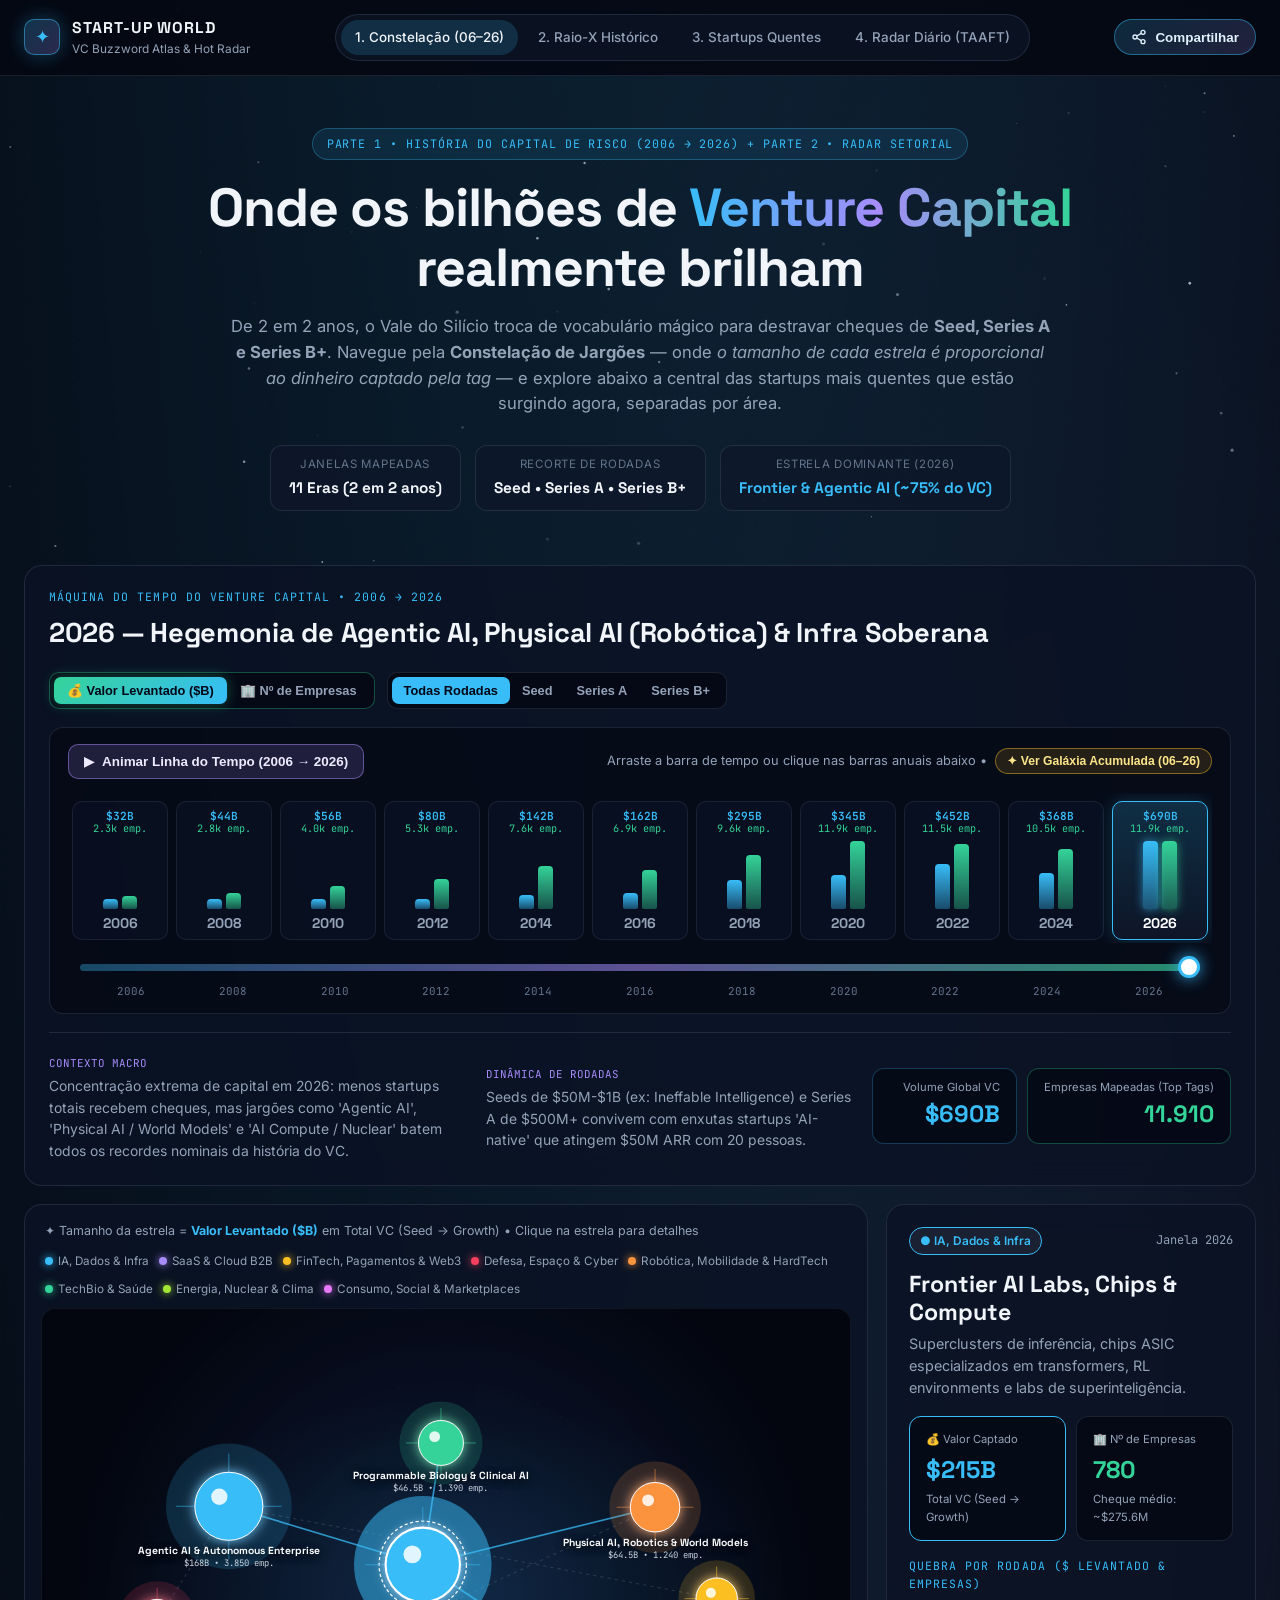
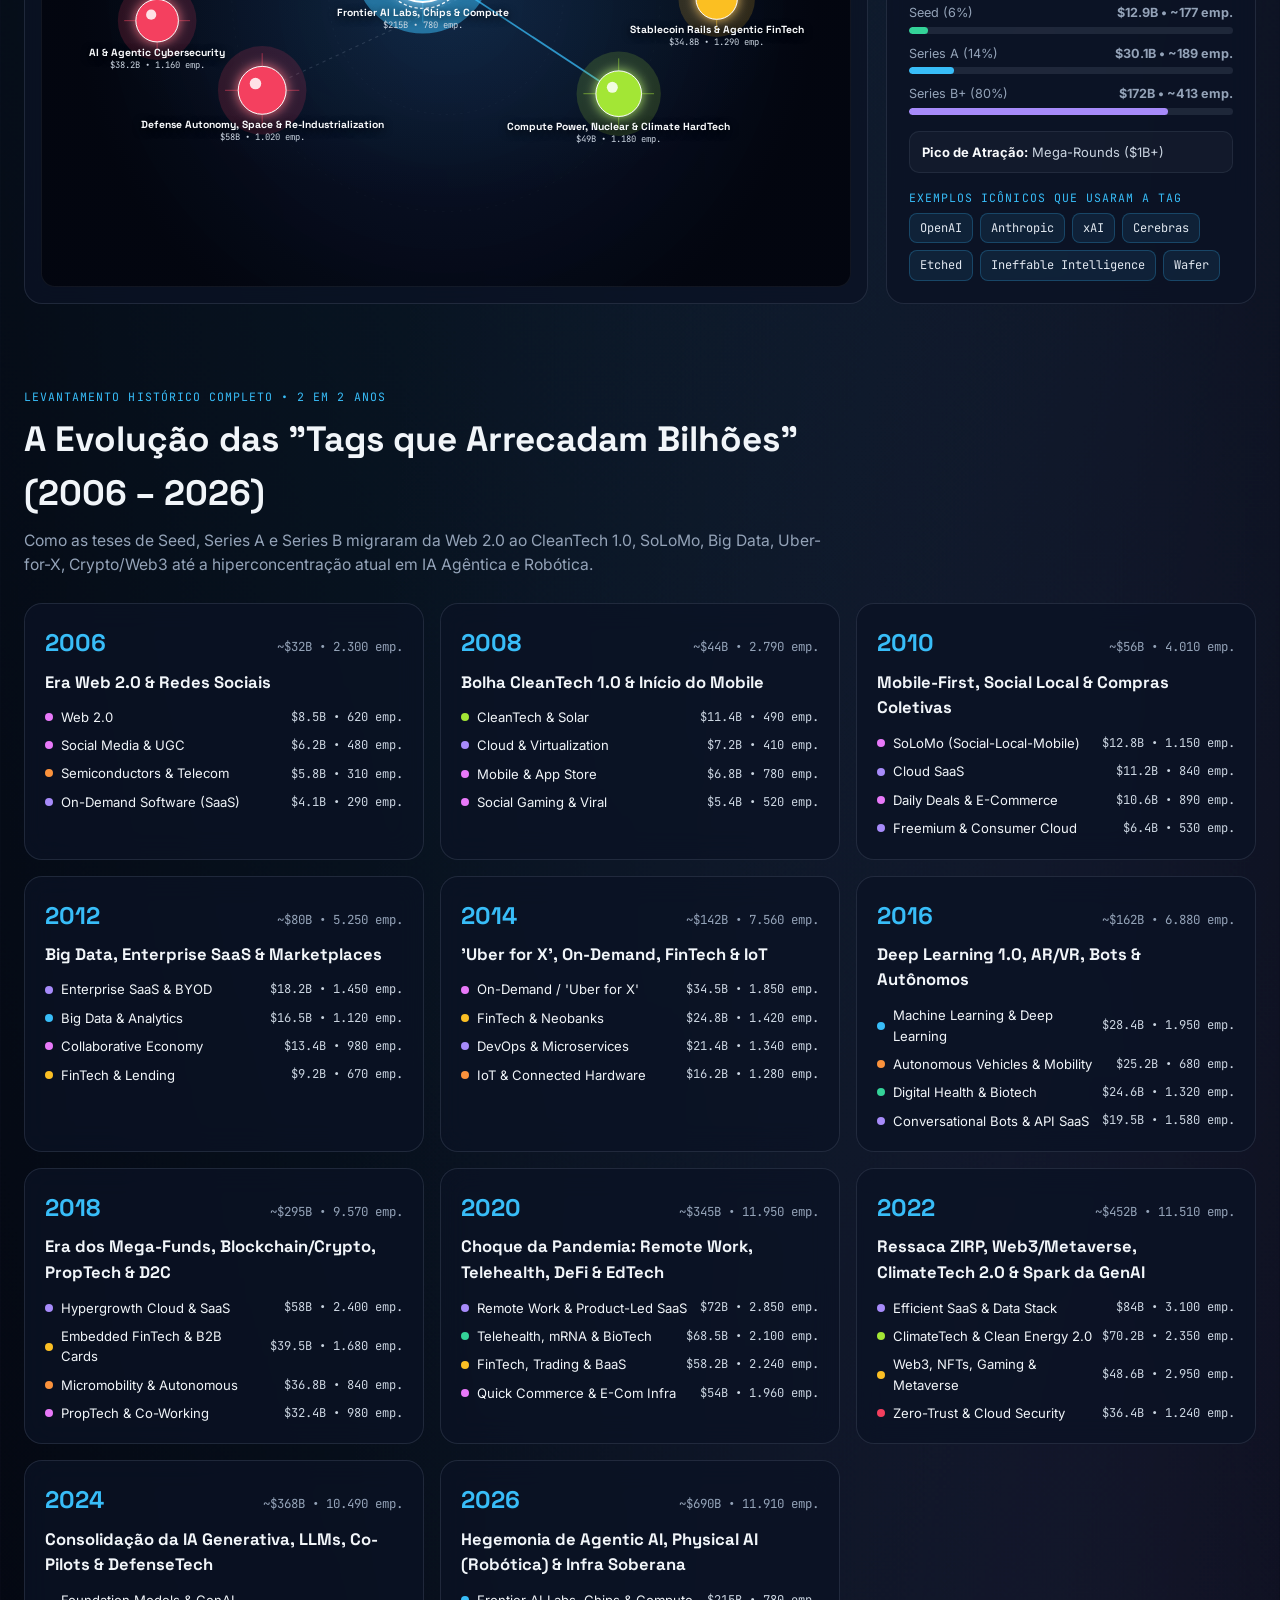
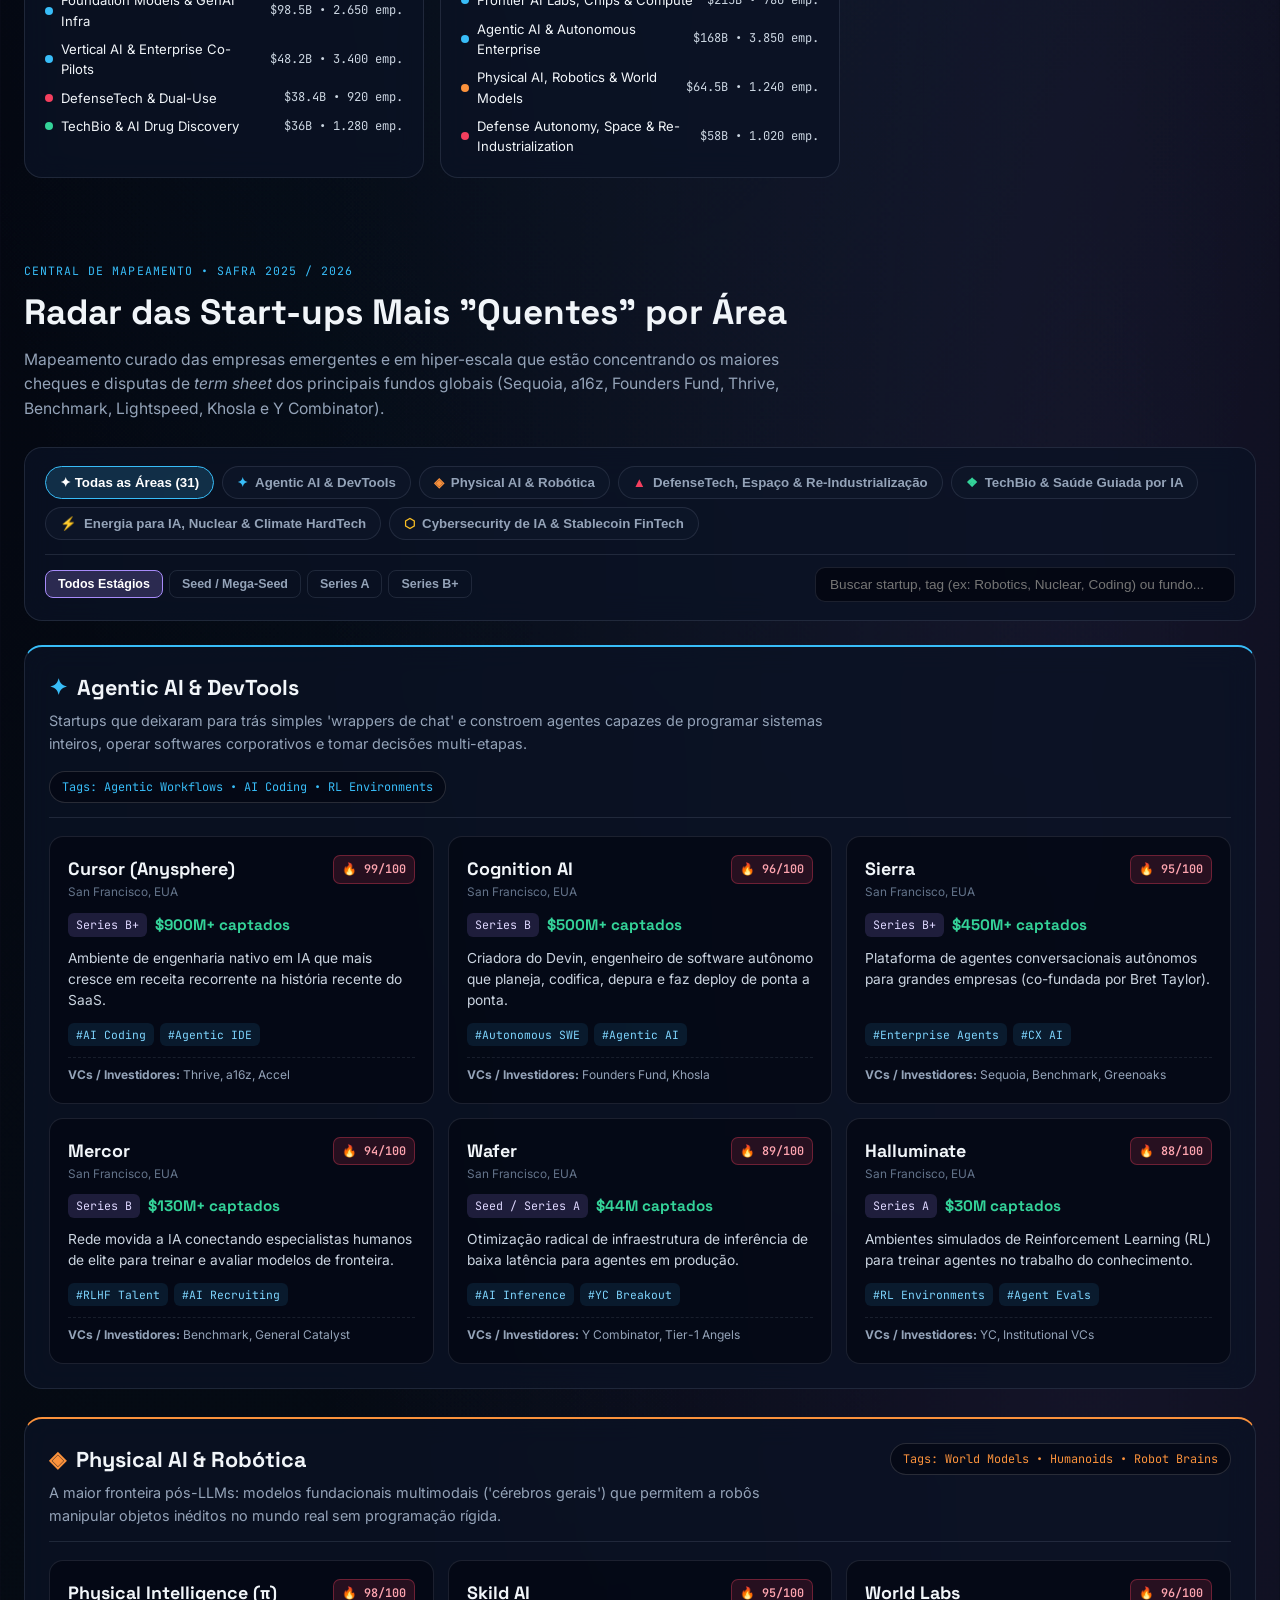
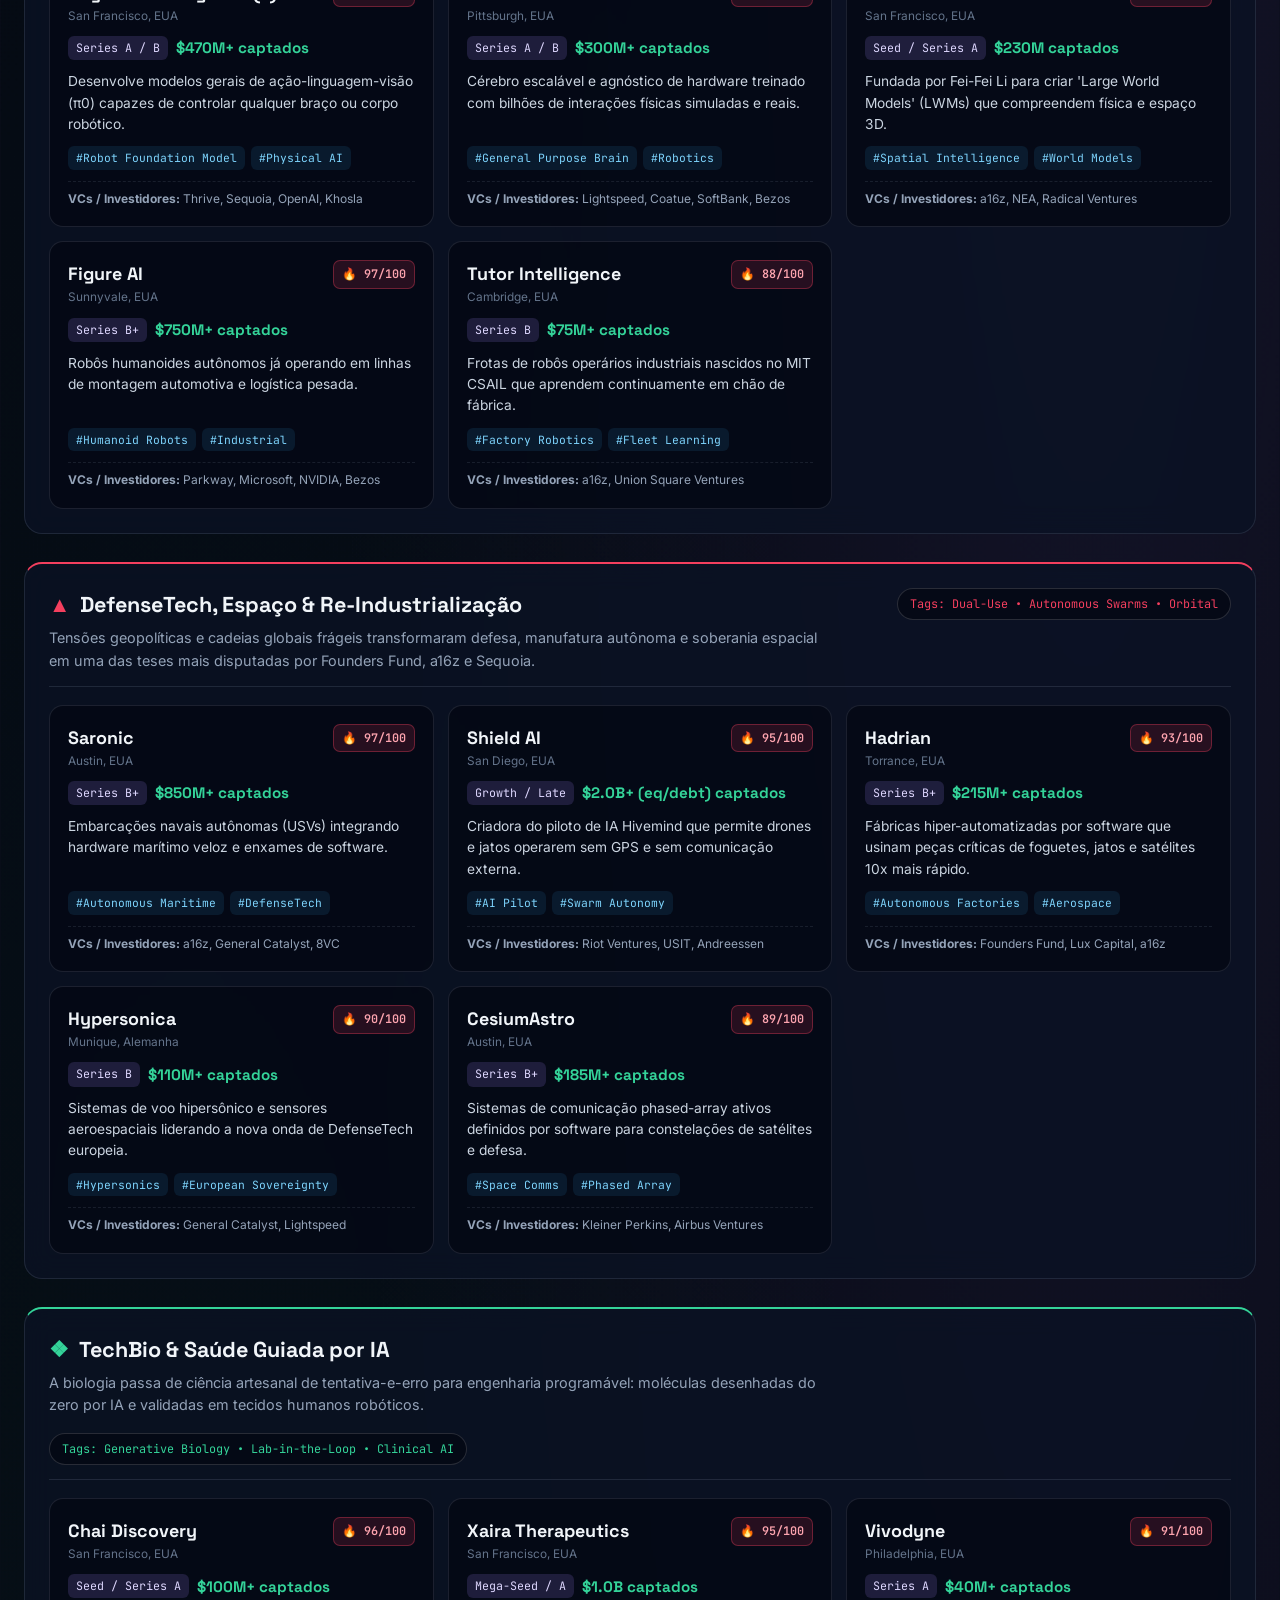
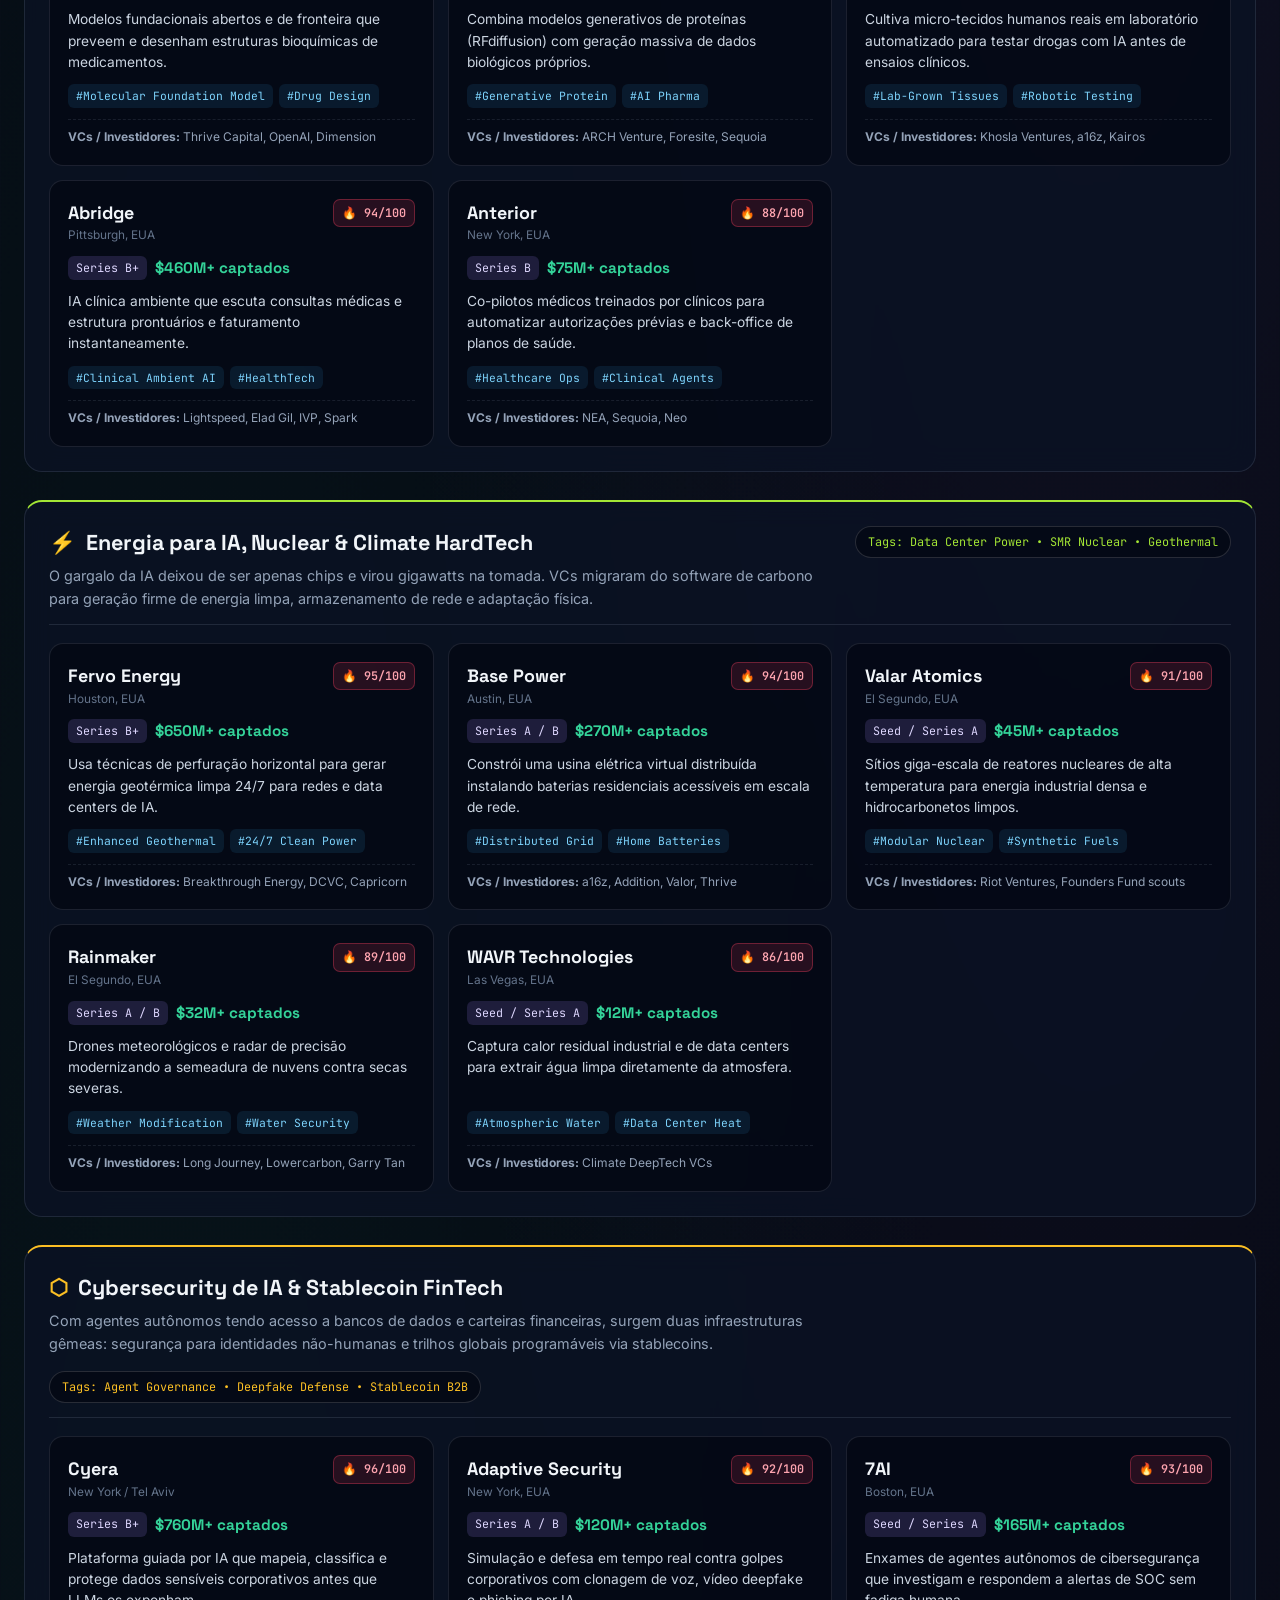
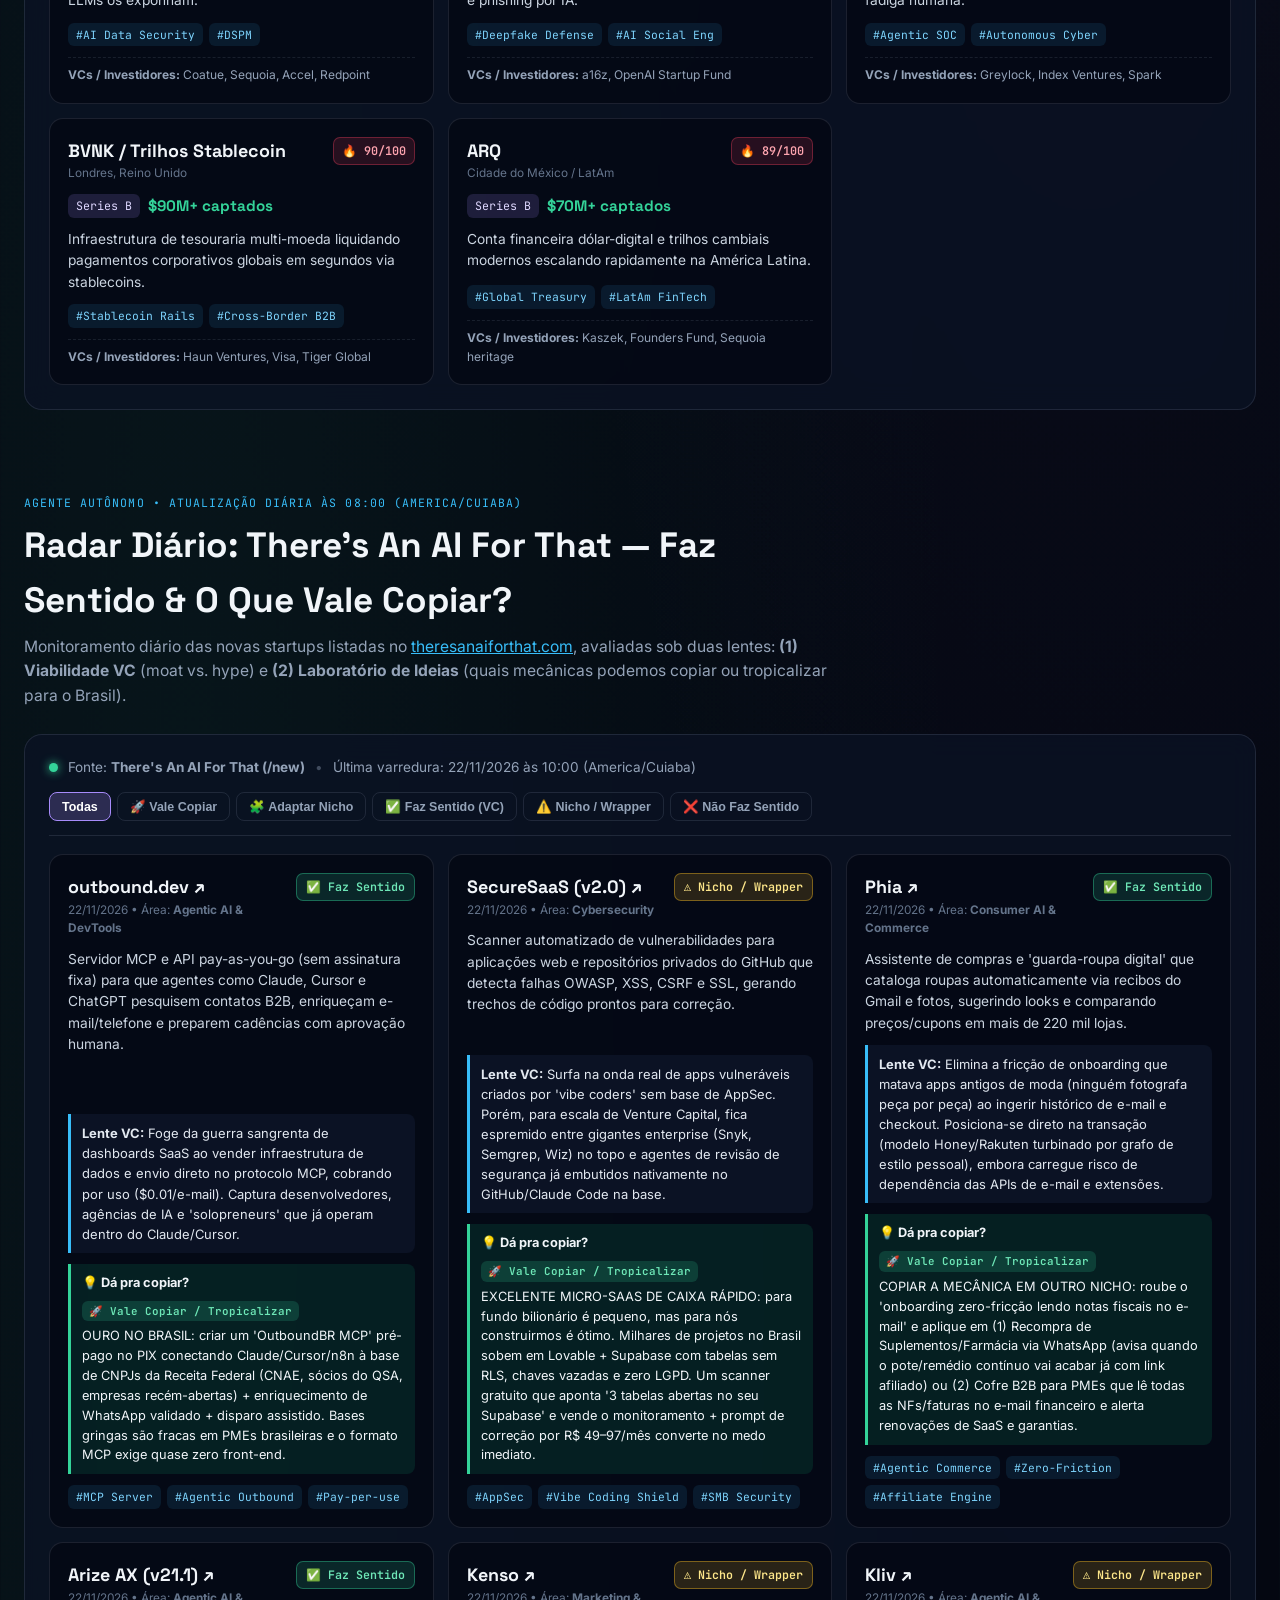
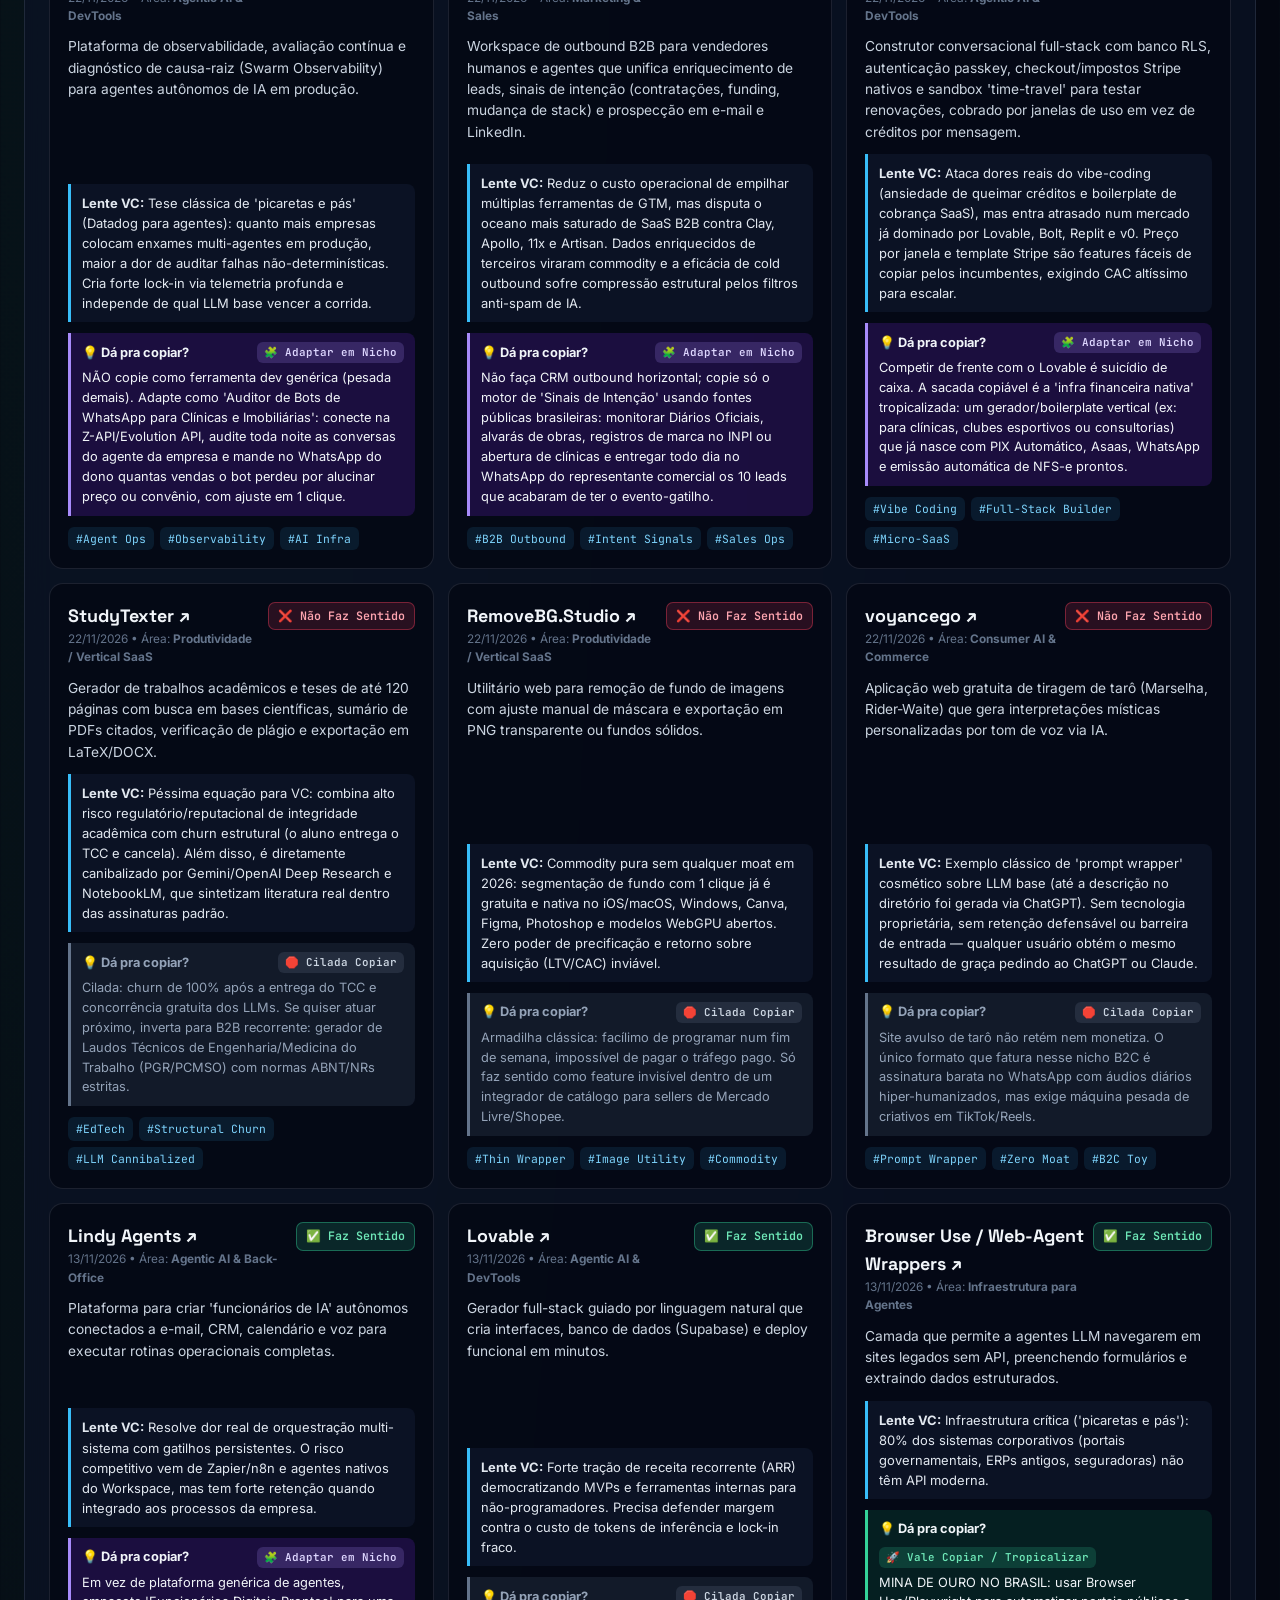
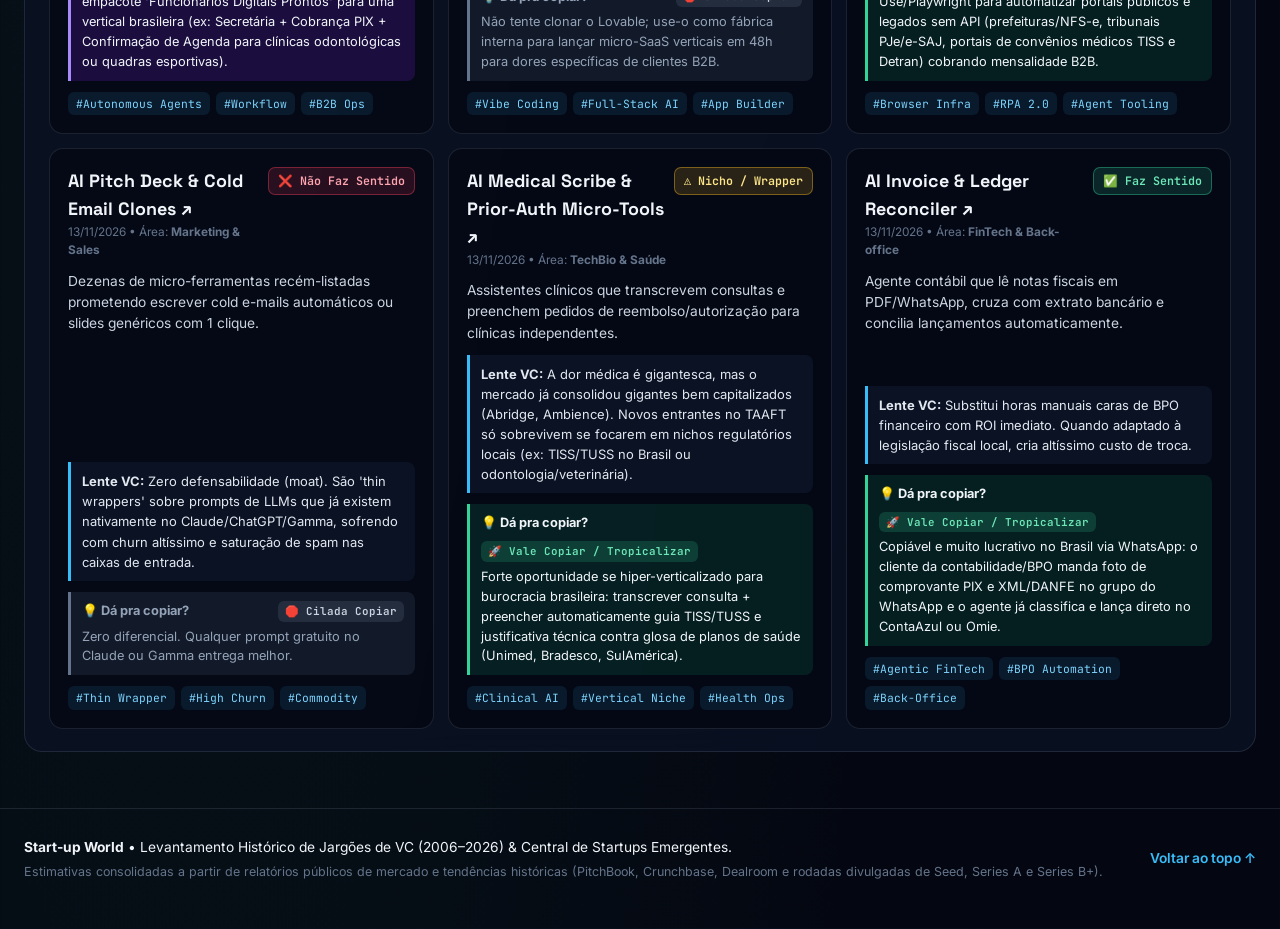
<file: index.html>
<!DOCTYPE html>
<html lang="pt-BR">
<head>
  <meta charset="UTF-8" />
  <meta name="viewport" content="width=device-width, initial-scale=1.0" />
  <title>Start-up World • Constelação de VC (2006–2026) & Radar de Startups Quentes</title>
  <meta name="description" content="Levantamento histórico de 2 em 2 anos dos jargões e tags que mais captaram Venture Capital (Seed, Series A, Series B+) em formato de constelação interativa, seguido pela central das startups mais quentes por área." />
  <meta property="og:title" content="Start-up World • Constelação Histórica de VC & Radar de Startups" />
  <meta property="og:description" content="Descubra quais buzzwords captaram mais bilhões em rodadas Seed, Series A e Series B de 2006 a 2026 — onde o brilho da estrela é o volume de dinheiro arrecadado." />
  <meta property="og:type" content="website" />
  <link rel="preconnect" href="https://fonts.googleapis.com" />
  <link rel="preconnect" href="https://fonts.gstatic.com" crossorigin />
  <link href="https://fonts.googleapis.com/css2?family=Inter:wght@400;500;600;700&family=Space+Grotesk:wght@500;600;700&family=JetBrains+Mono:wght@400;500;600&display=swap" rel="stylesheet" />
  <link rel="stylesheet" href="styles.css" />
</head>
<body>
  <canvas id="bg-stars" aria-hidden="true"></canvas>

  <!-- Top Navigation -->
  <header class="topbar">
    <div class="topbar-inner">
      <a href="#top" class="brand">
        <span class="brand-star">✦</span>
        <div>
          <span class="brand-title">START-UP WORLD</span>
          <span class="brand-sub">VC Buzzword Atlas & Hot Radar</span>
        </div>
      </a>

      <nav class="nav-tabs" aria-label="Seções principais">
        <a href="#constelacao" class="nav-link active" data-nav="constelacao">1. Constelação (06–26)</a>
        <a href="#cronologia" class="nav-link" data-nav="cronologia">2. Raio-X Histórico</a>
        <a href="#central-startups" class="nav-link" data-nav="central-startups">3. Startups Quentes</a>
        <a href="#radar-diario" class="nav-link" data-nav="radar-diario">4. Radar Diário (TAAFT)</a>
      </nav>

      <button id="share-btn" class="share-btn" type="button" title="Copiar link para compartilhar">
        <svg width="16" height="16" viewBox="0 0 24 24" fill="none" stroke="currentColor" stroke-width="2">
          <circle cx="18" cy="5" r="3"></circle>
          <circle cx="6" cy="12" r="3"></circle>
          <circle cx="18" cy="19" r="3"></circle>
          <line x1="8.59" y1="13.51" x2="15.42" y2="17.49"></line>
          <line x1="15.41" y1="6.51" x2="8.59" y2="10.49"></line>
        </svg>
        <span id="share-btn-text">Compartilhar</span>
      </button>
    </div>
  </header>

  <main id="top">
    <!-- Hero -->
    <section class="hero container">
      <div class="hero-badge">PARTE 1 • HISTÓRIA DO CAPITAL DE RISCO (2006 → 2026) + PARTE 2 • RADAR SETORIAL</div>
      <h1>Onde os bilhões de <span class="gradient-text">Venture Capital</span> realmente brilham</h1>
      <p class="hero-lead">
        De 2 em 2 anos, o Vale do Silício troca de vocabulário mágico para destravar cheques de <strong>Seed, Series A e Series B+</strong>.
        Navegue pela <strong>Constelação de Jargões</strong> — onde <em>o tamanho de cada estrela é proporcional ao dinheiro captado pela tag</em> — e explore abaixo a central das startups mais quentes que estão surgindo agora, separadas por área.
      </p>

      <div class="hero-metrics">
        <div class="metric-pill">
          <span class="metric-label">Janelas Mapeadas</span>
          <span class="metric-val">11 Eras (2 em 2 anos)</span>
        </div>
        <div class="metric-pill">
          <span class="metric-label">Recorte de Rodadas</span>
          <span class="metric-val">Seed • Series A • Series B+</span>
        </div>
        <div class="metric-pill">
          <span class="metric-label">Estrela Dominante (2026)</span>
          <span class="metric-val highlight-cyan">Frontier & Agentic AI (~75% do VC)</span>
        </div>
      </div>
    </section>

      <!-- SECTION 1: Interactive Constellation -->
    <section id="constelacao" class="section container">
      <div class="constellation-controls glass-panel">
        <div class="era-header-row">
          <div>
            <span class="eyebrow">MÁQUINA DO TEMPO DO VENTURE CAPITAL • 2006 → 2026</span>
            <h2 id="era-title" class="era-title">2026 — Hegemonia de Agentic AI, Physical AI & Infra Soberana</h2>
          </div>

          <div class="controls-right">
            <!-- Metric Switch: Dollars Raised vs Companies Count -->
            <div class="stage-segmented metric-segmented" role="group" aria-label="Tamanho da estrela representa">
              <button type="button" class="metric-mode-btn active" data-metric="funding" title="Tamanho da estrela = Volume financeiro captado">💰 Valor Levantado ($B)</button>
              <button type="button" class="metric-mode-btn" data-metric="companies" title="Tamanho da estrela = Quantidade de empresas financiadas">🏢 Nº de Empresas</button>
            </div>

            <div class="stage-segmented" role="group" aria-label="Filtrar estágio da rodada">
              <button type="button" class="stage-btn active" data-stage="all">Todas Rodadas</button>
              <button type="button" class="stage-btn" data-stage="seed">Seed</button>
              <button type="button" class="stage-btn" data-stage="seriesA">Series A</button>
              <button type="button" class="stage-btn" data-stage="seriesB">Series B+</button>
            </div>
          </div>
        </div>

        <!-- Scrubber / Year Slider + Bar Chart per Year -->
        <div class="time-scrubber-box">
          <div class="scrubber-top-row">
            <button id="play-timeline-btn" class="play-btn" type="button">
              <span id="play-icon">▶</span> Animar Linha do Tempo (2006 → 2026)
            </button>
            <div class="scrubber-hint">
              Arraste a barra de tempo ou clique nas barras anuais abaixo • <button type="button" id="galaxy-mode-btn" class="galaxy-toggle-btn">✦ Ver Galáxia Acumulada (06–26)</button>
            </div>
          </div>

          <!-- Per-Year Comparative Bar Chart ($B + Companies) -->
          <div id="year-bars-chart" class="year-bars-chart" role="tablist" aria-label="Gráfico de barras por ano (2006 a 2026)">
            <!-- Populated by JS: Interactive bar per year showing height + $B + companies -->
          </div>

          <!-- Smooth Year Range Slider -->
          <div class="slider-wrap">
            <input type="range" id="year-slider" min="0" max="10" step="1" value="10" aria-label="Deslizar pelos anos de 2006 a 2026" />
            <div id="slider-ticks" class="slider-ticks"></div>
          </div>
        </div>

        <div class="era-context-bar">
          <div class="context-item">
            <span class="context-tag">Contexto Macro</span>
            <p id="era-macro-text"></p>
          </div>
          <div class="context-item">
            <span class="context-tag">Dinâmica de Rodadas</span>
            <p id="era-stage-text"></p>
          </div>
          <div class="context-kpis-pair">
            <div class="context-kpi">
              <span class="kpi-caption">Volume Global VC</span>
              <strong id="era-global-vc">$690B</strong>
            </div>
            <div class="context-kpi kpi-companies">
              <span class="kpi-caption">Empresas Mapeadas (Top Tags)</span>
              <strong id="era-total-companies">11.910</strong>
            </div>
          </div>
        </div>
      </div>

      <!-- Sky Canvas + Side Inspector -->
      <div class="constellation-workspace">
        <div class="sky-wrapper glass-panel">
          <div class="sky-hud-top">
            <span class="hud-hint">✦ Tamanho da estrela = <strong id="hud-metric-label" style="color:var(--cyan)">Valor Levantado ($B)</strong> em <span id="hud-stage-label">Todas Rodadas</span> • Clique na estrela para detalhes</span>
            <div id="category-legend" class="category-legend"></div>
          </div>

          <div id="sky-container" class="sky-container">
            <svg id="constellation-svg" viewBox="0 0 1000 620" preserveAspectRatio="xMidYMid meet" aria-label="Mapa de constelação de jargões de Venture Capital"></svg>
          </div>
        </div>

        <!-- Star Inspector Panel -->
        <aside id="star-inspector" class="star-inspector glass-panel" aria-live="polite">
          <!-- Populated dynamically when clicking/selecting a star -->
        </aside>
      </div>
    </section>

    <!-- SECTION 2: Historical 2-by-2 Year Matrix -->
    <section id="cronologia" class="section container">
      <div class="section-head">
        <span class="eyebrow">LEVANTAMENTO HISTÓRICO COMPLETO • 2 EM 2 ANOS</span>
        <h2>A Evolução das "Tags que Arrecadam Bilhões" (2006 – 2026)</h2>
        <p>Como as teses de Seed, Series A e Series B migraram da Web 2.0 ao CleanTech 1.0, SoLoMo, Big Data, Uber-for-X, Crypto/Web3 até a hiperconcentração atual em IA Agêntica e Robótica.</p>
      </div>

      <div id="timeline-grid" class="timeline-grid">
        <!-- Populated by JS -->
      </div>
    </section>

    <!-- SECTION 3: Hottest Emerging Startups Hub -->
    <section id="central-startups" class="section container">
      <div class="section-head">
        <span class="eyebrow">CENTRAL DE MAPEAMENTO • SAFRA 2025 / 2026</span>
        <h2>Radar das Start-ups Mais "Quentes" por Área</h2>
        <p>Mapeamento curado das empresas emergentes e em hiper-escala que estão concentrando os maiores cheques e disputas de <em>term sheet</em> dos principais fundos globais (Sequoia, a16z, Founders Fund, Thrive, Benchmark, Lightspeed, Khosla e Y Combinator).</p>
      </div>

      <!-- Filters: Sector + Stage + Search -->
      <div class="hub-toolbar glass-panel">
        <div id="sector-pills" class="sector-pills" role="tablist" aria-label="Filtrar startups por área">
          <!-- Populated by JS -->
        </div>

        <div class="hub-filters-row">
          <div class="stage-filter-chips" id="hub-stage-chips">
            <button type="button" class="chip active" data-hubstage="all">Todos Estágios</button>
            <button type="button" class="chip" data-hubstage="Seed">Seed / Mega-Seed</button>
            <button type="button" class="chip" data-hubstage="Series A">Series A</button>
            <button type="button" class="chip" data-hubstage="Series B">Series B+</button>
          </div>

          <div class="search-box">
            <input type="search" id="startup-search" placeholder="Buscar startup, tag (ex: Robotics, Nuclear, Coding) ou fundo..." aria-label="Buscar startups" />
          </div>
        </div>
      </div>

      <!-- Sector Constellation / Cards Container -->
      <div id="sectors-container" class="sectors-container">
        <!-- Populated by JS -->
      </div>
    </section>

    <!-- SECTION 4: Daily Agent Feed (There's An AI For That) -->
    <section id="radar-diario" class="section container">
      <div class="section-head">
        <span class="eyebrow">AGENTE AUTÔNOMO • ATUALIZAÇÃO DIÁRIA ÀS 08:00 (AMERICA/CUIABA)</span>
        <h2>Radar Diário: There's An AI For That — Faz Sentido &amp; O Que Vale Copiar?</h2>
        <p>Monitoramento diário das novas startups listadas no <a href="https://theresanaiforthat.com/new/" target="_blank" rel="noopener" style="color:var(--cyan)">theresanaiforthat.com</a>, avaliadas sob duas lentes: <strong>(1) Viabilidade VC</strong> (moat vs. hype) e <strong>(2) Laboratório de Ideias</strong> (quais mecânicas podemos copiar ou tropicalizar para o Brasil).</p>
      </div>

      <div class="daily-feed-wrap glass-panel">
        <div class="daily-feed-bar">
          <div class="daily-status">
            <span class="pulse-dot"></span>
            <span>Fonte: <strong>There's An AI For That (/new)</strong></span>
            <span class="daily-sep">•</span>
            <span id="daily-last-updated">Última varredura: —</span>
          </div>
          <div class="daily-filter-pills" id="daily-verdict-filters">
            <button type="button" class="chip active" data-verdict="all">Todas</button>
            <button type="button" class="chip" data-verdict="copiar">🚀 Vale Copiar</button>
            <button type="button" class="chip" data-verdict="adaptar">🧩 Adaptar Nicho</button>
            <button type="button" class="chip" data-verdict="sim">✅ Faz Sentido (VC)</button>
            <button type="button" class="chip" data-verdict="atencao">⚠️ Nicho / Wrapper</button>
            <button type="button" class="chip" data-verdict="nao">❌ Não Faz Sentido</button>
          </div>
        </div>

        <div id="daily-entries-grid" class="startup-cards-grid" style="margin-top:18px">
          <!-- Populated from daily_updates.js -->
        </div>
      </div>
    </section>
  </main>

  <footer class="footer container">
    <div class="footer-inner">
      <div>
        <strong>Start-up World</strong> • Levantamento Histórico de Jargões de VC (2006–2026) & Central de Startups Emergentes.
        <p class="footer-note">Estimativas consolidadas a partir de relatórios públicos de mercado e tendências históricas (PitchBook, Crunchbase, Dealroom e rodadas divulgadas de Seed, Series A e Series B+).</p>
      </div>
      <a href="#top" class="back-top">Voltar ao topo ↑</a>
    </div>
  </footer>

  <div id="toast" class="toast" role="status" aria-live="polite">Link copiado para a área de transferência!</div>

  <script src="data.js"></script>
  <script src="daily_updates.js"></script>
  <script src="app.js"></script>
</body>
</html>
</file>
<file: styles.css>
:root {
  --bg-deep: #040711;
  --bg-panel: rgba(11, 18, 36, 0.78);
  --bg-panel-solid: #0b1224;
  --border-subtle: rgba(148, 163, 184, 0.16);
  --border-bright: rgba(56, 189, 248, 0.45);
  --text-main: #f1f5f9;
  --text-muted: #94a3b8;
  --text-dim: #64748b;
  --cyan: #38bdf8;
  --violet: #a78bfa;
  --amber: #fbbf24;
  --rose: #f43f5e;
  --emerald: #34d399;
  --radius-lg: 18px;
  --radius-md: 12px;
}

* {
  box-sizing: border-box;
  margin: 0;
  padding: 0;
}

html {
  scroll-behavior: smooth;
  background-color: var(--bg-deep);
  color: var(--text-main);
  font-family: 'Inter', -apple-system, BlinkMacSystemFont, sans-serif;
}

body {
  min-height: 100vh;
  background:
    radial-gradient(ellipse 80% 50% at 50% -10%, rgba(56, 189, 248, 0.16), transparent),
    radial-gradient(ellipse 60% 45% at 85% 35%, rgba(167, 139, 250, 0.10), transparent),
    radial-gradient(ellipse 60% 50% at 15% 75%, rgba(52, 211, 153, 0.07), transparent),
    var(--bg-deep);
  overflow-x: hidden;
  line-height: 1.55;
}

#bg-stars {
  position: fixed;
  inset: 0;
  width: 100%;
  height: 100%;
  pointer-events: none;
  z-index: 0;
}

main, header, footer {
  position: relative;
  z-index: 1;
}

.container {
  max-width: 1340px;
  margin: 0 auto;
  padding: 0 24px;
}

h1, h2, h3, h4, .brand-title, .mono-num {
  font-family: 'Space Grotesk', sans-serif;
}

/* Top Navigation */
.topbar {
  position: sticky;
  top: 0;
  z-index: 50;
  backdrop-filter: blur(18px);
  -webkit-backdrop-filter: blur(18px);
  background: rgba(4, 7, 17, 0.82);
  border-bottom: 1px solid var(--border-subtle);
}

.topbar-inner {
  max-width: 1340px;
  margin: 0 auto;
  padding: 14px 24px;
  display: flex;
  align-items: center;
  justify-content: space-between;
  gap: 16px;
  flex-wrap: wrap;
}

.brand {
  display: flex;
  align-items: center;
  gap: 12px;
  text-decoration: none;
  color: var(--text-main);
}

.brand-star {
  width: 36px;
  height: 36px;
  border-radius: 10px;
  background: linear-gradient(135deg, rgba(56, 189, 248, 0.25), rgba(167, 139, 250, 0.25));
  border: 1px solid rgba(56, 189, 248, 0.5);
  display: grid;
  place-items: center;
  color: var(--cyan);
  font-size: 18px;
  box-shadow: 0 0 20px rgba(56, 189, 248, 0.3);
}

.brand-title {
  display: block;
  font-weight: 700;
  letter-spacing: 0.06em;
  font-size: 0.98rem;
}

.brand-sub {
  display: block;
  font-size: 0.74rem;
  color: var(--text-muted);
}

.nav-tabs {
  display: flex;
  align-items: center;
  gap: 6px;
  background: rgba(15, 23, 42, 0.7);
  padding: 5px;
  border-radius: 999px;
  border: 1px solid var(--border-subtle);
}

.nav-link {
  text-decoration: none;
  color: var(--text-muted);
  font-size: 0.84rem;
  font-weight: 500;
  padding: 7px 14px;
  border-radius: 999px;
  transition: all 0.2s ease;
}

.nav-link:hover, .nav-link.active {
  color: var(--text-main);
  background: rgba(56, 189, 248, 0.16);
}

.share-btn {
  display: inline-flex;
  align-items: center;
  gap: 8px;
  padding: 9px 16px;
  border-radius: 999px;
  border: 1px solid rgba(56, 189, 248, 0.45);
  background: linear-gradient(135deg, rgba(56, 189, 248, 0.18), rgba(167, 139, 250, 0.18));
  color: #e0f2fe;
  font-weight: 600;
  font-size: 0.84rem;
  cursor: pointer;
  transition: transform 0.15s ease, box-shadow 0.2s ease;
}

.share-btn:hover {
  transform: translateY(-1px);
  box-shadow: 0 0 22px rgba(56, 189, 248, 0.35);
}

/* Hero */
.hero {
  padding: 52px 24px 26px;
  text-align: center;
}

.hero-badge {
  display: inline-block;
  font-family: 'JetBrains Mono', monospace;
  font-size: 0.73rem;
  letter-spacing: 0.08em;
  color: var(--cyan);
  background: rgba(56, 189, 248, 0.1);
  border: 1px solid rgba(56, 189, 248, 0.3);
  padding: 6px 14px;
  border-radius: 999px;
  margin-bottom: 18px;
}

.hero h1 {
  font-size: clamp(2rem, 4.2vw, 3.35rem);
  line-height: 1.12;
  max-width: 920px;
  margin: 0 auto 16px;
  letter-spacing: -0.02em;
}

.gradient-text {
  background: linear-gradient(90deg, #38bdf8, #a78bfa, #34d399);
  -webkit-background-clip: text;
  background-clip: text;
  color: transparent;
}

.hero-lead {
  max-width: 820px;
  margin: 0 auto 28px;
  color: var(--text-muted);
  font-size: 1.04rem;
}

.hero-metrics {
  display: flex;
  justify-content: center;
  gap: 14px;
  flex-wrap: wrap;
}

.metric-pill {
  background: rgba(15, 23, 42, 0.72);
  border: 1px solid var(--border-subtle);
  border-radius: 12px;
  padding: 10px 18px;
  display: flex;
  flex-direction: column;
  gap: 2px;
}

.metric-label {
  font-size: 0.72rem;
  text-transform: uppercase;
  letter-spacing: 0.06em;
  color: var(--text-dim);
}

.metric-val {
  font-family: 'Space Grotesk', sans-serif;
  font-weight: 700;
  font-size: 0.96rem;
}

.highlight-cyan {
  color: var(--cyan);
}

/* Panels & Sections */
.section {
  padding: 28px 24px 56px;
}

.glass-panel {
  background: var(--bg-panel);
  backdrop-filter: blur(14px);
  -webkit-backdrop-filter: blur(14px);
  border: 1px solid var(--border-subtle);
  border-radius: var(--radius-lg);
}

.eyebrow {
  display: block;
  font-family: 'JetBrains Mono', monospace;
  font-size: 0.72rem;
  letter-spacing: 0.09em;
  color: var(--cyan);
  margin-bottom: 6px;
}

/* Constellation Controls */
.constellation-controls {
  padding: 22px 24px;
  margin-bottom: 18px;
}

.era-header-row {
  display: flex;
  justify-content: space-between;
  align-items: flex-start;
  gap: 18px;
  flex-wrap: wrap;
  margin-bottom: 18px;
}

.era-title {
  font-size: clamp(1.25rem, 2.2vw, 1.7rem);
  letter-spacing: -0.01em;
}

.controls-right {
  display: flex;
  align-items: center;
  gap: 12px;
  flex-wrap: wrap;
}

.play-btn {
  display: inline-flex;
  align-items: center;
  gap: 8px;
  padding: 9px 15px;
  border-radius: 10px;
  border: 1px solid rgba(167, 139, 250, 0.5);
  background: rgba(167, 139, 250, 0.16);
  color: #ede9fe;
  font-weight: 600;
  font-size: 0.84rem;
  cursor: pointer;
  transition: all 0.2s ease;
}

.play-btn:hover, .play-btn.playing {
  background: rgba(167, 139, 250, 0.32);
  box-shadow: 0 0 18px rgba(167, 139, 250, 0.35);
}

.stage-segmented {
  display: inline-flex;
  background: rgba(4, 7, 17, 0.75);
  padding: 4px;
  border-radius: 10px;
  border: 1px solid var(--border-subtle);
}

.stage-btn {
  border: none;
  background: transparent;
  color: var(--text-muted);
  font-size: 0.8rem;
  font-weight: 600;
  padding: 6px 12px;
  border-radius: 7px;
  cursor: pointer;
  transition: all 0.18s ease;
}

.stage-btn.active {
  background: var(--cyan);
  color: #020617;
}

.metric-segmented {
  border-color: rgba(52, 211, 153, 0.35);
}

.metric-mode-btn {
  border: none;
  background: transparent;
  color: var(--text-muted);
  font-size: 0.8rem;
  font-weight: 600;
  padding: 6px 13px;
  border-radius: 7px;
  cursor: pointer;
  transition: all 0.18s ease;
}

.metric-mode-btn.active {
  background: linear-gradient(135deg, #34d399, #38bdf8);
  color: #020617;
  box-shadow: 0 0 14px rgba(52, 211, 153, 0.35);
}

/* Time Scrubber + Per-Year Bar Chart */
.time-scrubber-box {
  background: rgba(4, 7, 17, 0.58);
  border: 1px solid var(--border-subtle);
  border-radius: 14px;
  padding: 16px 18px 14px;
  margin-bottom: 18px;
}

.scrubber-top-row {
  display: flex;
  justify-content: space-between;
  align-items: center;
  gap: 12px;
  flex-wrap: wrap;
  margin-bottom: 14px;
}

.scrubber-hint {
  font-size: 0.8rem;
  color: var(--text-muted);
  display: flex;
  align-items: center;
  gap: 8px;
  flex-wrap: wrap;
}

.galaxy-toggle-btn {
  border: 1px solid rgba(251, 191, 36, 0.45);
  background: rgba(251, 191, 36, 0.12);
  color: #fde68a;
  font-size: 0.76rem;
  font-weight: 600;
  padding: 5px 11px;
  border-radius: 999px;
  cursor: pointer;
  transition: all 0.18s ease;
}

.galaxy-toggle-btn:hover,
.galaxy-toggle-btn.active {
  background: var(--amber);
  color: #020617;
  box-shadow: 0 0 14px rgba(251, 191, 36, 0.4);
}

.year-bars-chart {
  display: grid;
  grid-template-columns: repeat(11, minmax(0, 1fr));
  gap: 8px;
  align-items: end;
  height: 150px;
  padding: 8px 4px 4px;
  overflow: hidden;
}

.year-bar-col {
  border: 1px solid rgba(148, 163, 184, 0.12);
  background: rgba(15, 23, 42, 0.45);
  border-radius: 10px;
  padding: 8px 6px 7px;
  height: 100%;
  display: flex;
  flex-direction: column;
  justify-content: flex-end;
  align-items: center;
  gap: 5px;
  cursor: pointer;
  transition: all 0.2s ease;
  color: var(--text-muted);
}

.year-bar-col:hover {
  border-color: rgba(56, 189, 248, 0.5);
  background: rgba(15, 23, 42, 0.85);
  color: var(--text-main);
}

.year-bar-col.active {
  border-color: var(--cyan);
  background: linear-gradient(180deg, rgba(56, 189, 248, 0.20), rgba(15, 23, 42, 0.88));
  box-shadow: 0 0 18px rgba(56, 189, 248, 0.22);
  color: #ffffff;
}

.yb-stats {
  display: flex;
  flex-direction: column;
  align-items: center;
  line-height: 1.15;
}

.yb-money {
  font-family: 'JetBrains Mono', monospace;
  font-size: 0.7rem;
  font-weight: 600;
  color: var(--cyan);
}

.yb-comps {
  font-family: 'JetBrains Mono', monospace;
  font-size: 0.64rem;
  color: var(--emerald);
}

.yb-track {
  width: 100%;
  flex: 1;
  display: flex;
  align-items: flex-end;
  justify-content: center;
  gap: 4px;
  padding: 2px 6px 0;
}

.yb-fill-money {
  width: 44%;
  max-width: 15px;
  border-radius: 4px 4px 2px 2px;
  background: linear-gradient(180deg, #38bdf8, rgba(56, 189, 248, 0.35));
  transition: height 0.35s cubic-bezier(0.16, 1, 0.3, 1);
}

.yb-fill-comps {
  width: 44%;
  max-width: 15px;
  border-radius: 4px 4px 2px 2px;
  background: linear-gradient(180deg, #34d399, rgba(52, 211, 153, 0.35));
  transition: height 0.35s cubic-bezier(0.16, 1, 0.3, 1);
}

.year-bar-col.active .yb-fill-money {
  box-shadow: 0 0 10px rgba(56, 189, 248, 0.65);
}

.year-bar-col.active .yb-fill-comps {
  box-shadow: 0 0 10px rgba(52, 211, 153, 0.65);
}

.yb-year {
  font-family: 'Space Grotesk', sans-serif;
  font-weight: 700;
  font-size: 0.88rem;
}

/* Range Slider */
.slider-wrap {
  margin-top: 10px;
  padding: 0 12px;
}

#year-slider {
  -webkit-appearance: none;
  appearance: none;
  width: 100%;
  height: 7px;
  border-radius: 999px;
  background: linear-gradient(90deg, rgba(56, 189, 248, 0.35), rgba(167, 139, 250, 0.55), rgba(52, 211, 153, 0.65));
  outline: none;
  cursor: pointer;
}

#year-slider::-webkit-slider-thumb {
  -webkit-appearance: none;
  appearance: none;
  width: 22px;
  height: 22px;
  border-radius: 50%;
  background: #ffffff;
  border: 3px solid var(--cyan);
  box-shadow: 0 0 16px rgba(56, 189, 248, 0.9);
  cursor: grab;
  transition: transform 0.15s ease;
}

#year-slider::-webkit-slider-thumb:hover {
  transform: scale(1.15);
}

#year-slider::-moz-range-thumb {
  width: 22px;
  height: 22px;
  border-radius: 50%;
  background: #ffffff;
  border: 3px solid var(--cyan);
  box-shadow: 0 0 16px rgba(56, 189, 248, 0.9);
  cursor: grab;
}

.slider-ticks {
  display: grid;
  grid-template-columns: repeat(11, 1fr);
  text-align: center;
  margin-top: 5px;
  font-family: 'JetBrains Mono', monospace;
  font-size: 0.68rem;
  color: var(--text-dim);
}

.era-context-bar {
  display: grid;
  grid-template-columns: 1.25fr 1.1fr auto;
  gap: 18px;
  padding-top: 16px;
  border-top: 1px solid var(--border-subtle);
  align-items: center;
}

.context-kpis-pair {
  display: flex;
  gap: 10px;
  flex-wrap: wrap;
}

.context-tag {
  display: inline-block;
  font-family: 'JetBrains Mono', monospace;
  font-size: 0.68rem;
  text-transform: uppercase;
  color: var(--violet);
  margin-bottom: 4px;
}

.context-item p {
  font-size: 0.87rem;
  color: var(--text-muted);
}

.context-kpi {
  background: rgba(4, 7, 17, 0.65);
  border: 1px solid rgba(56, 189, 248, 0.28);
  padding: 10px 16px;
  border-radius: 12px;
  text-align: right;
  min-width: 145px;
}

.context-kpi.kpi-companies {
  border-color: rgba(52, 211, 153, 0.32);
}

.context-kpi.kpi-companies strong {
  color: var(--emerald);
}

.kpi-caption {
  display: block;
  font-size: 0.7rem;
  color: var(--text-muted);
}

.context-kpi strong {
  font-family: 'Space Grotesk', sans-serif;
  font-size: 1.48rem;
  color: var(--cyan);
}

/* Constellation Workspace */
.constellation-workspace {
  display: grid;
  grid-template-columns: 1fr 370px;
  gap: 18px;
  align-items: stretch;
}

.sky-wrapper {
  padding: 16px;
  display: flex;
  flex-direction: column;
  position: relative;
  overflow: hidden;
}

.sky-hud-top {
  display: flex;
  justify-content: space-between;
  align-items: center;
  gap: 12px;
  flex-wrap: wrap;
  margin-bottom: 10px;
  padding: 0 4px;
}

.hud-hint {
  font-size: 0.78rem;
  color: var(--text-muted);
}

.category-legend {
  display: flex;
  flex-wrap: wrap;
  gap: 10px;
}

.legend-item {
  display: inline-flex;
  align-items: center;
  gap: 5px;
  font-size: 0.73rem;
  color: var(--text-muted);
}

.legend-dot {
  width: 8px;
  height: 8px;
  border-radius: 50%;
}

.sky-container {
  flex: 1;
  min-height: 540px;
  border-radius: 14px;
  background:
    radial-gradient(circle at 50% 50%, rgba(16, 30, 62, 0.65) 0%, rgba(3, 6, 15, 0.96) 75%);
  border: 1px solid rgba(148, 163, 184, 0.1);
  position: relative;
  overflow: hidden;
}

#constellation-svg {
  width: 100%;
  height: 100%;
  display: block;
  user-select: none;
}

.constellation-line {
  stroke: rgba(148, 163, 184, 0.22);
  stroke-width: 1.3;
  stroke-dasharray: 4 5;
  transition: stroke 0.3s ease, stroke-opacity 0.3s ease;
}

.constellation-line.highlighted {
  stroke: rgba(56, 189, 248, 0.75);
  stroke-width: 2.1;
  stroke-dasharray: none;
}

.star-group {
  cursor: pointer;
  transition: transform 0.35s cubic-bezier(0.16, 1, 0.3, 1);
}

.star-halo {
  transition: r 0.4s ease, opacity 0.3s ease;
  animation: pulseHalo 3.8s ease-in-out infinite;
}

.star-core {
  transition: r 0.4s ease, stroke-width 0.2s ease;
}

.star-group:hover .star-halo,
.star-group.selected .star-halo {
  opacity: 0.52 !important;
}

.star-group.selected .star-ring {
  opacity: 1;
}

.star-ring {
  fill: none;
  stroke: #ffffff;
  stroke-width: 1.6;
  stroke-dasharray: 4 3;
  opacity: 0;
  transition: opacity 0.25s ease;
}

.star-label {
  fill: #f8fafc;
  font-family: 'Space Grotesk', sans-serif;
  font-weight: 700;
  font-size: 13px;
  text-shadow: 0 2px 8px rgba(0, 0, 0, 0.95);
  pointer-events: none;
}

.star-sublabel {
  fill: #cbd5e1;
  font-family: 'JetBrains Mono', monospace;
  font-size: 11px;
  pointer-events: none;
}

@keyframes pulseHalo {
  0%, 100% { transform: scale(1); }
  50% { transform: scale(1.09); }
}

/* Star Inspector */
.star-inspector {
  padding: 22px;
  display: flex;
  flex-direction: column;
  gap: 16px;
}

.inspector-badge-row {
  display: flex;
  justify-content: space-between;
  align-items: center;
  gap: 8px;
}

.cat-pill {
  display: inline-flex;
  align-items: center;
  gap: 6px;
  padding: 4px 10px;
  border-radius: 999px;
  font-size: 0.74rem;
  font-weight: 600;
  background: rgba(255, 255, 255, 0.06);
}

.inspector-year-tag {
  font-family: 'JetBrains Mono', monospace;
  font-size: 0.75rem;
  color: var(--text-muted);
}

.inspector-title {
  font-size: 1.45rem;
  line-height: 1.2;
}

.inspector-desc {
  font-size: 0.9rem;
  color: var(--text-muted);
}

.inspector-big-box {
  background: rgba(4, 7, 17, 0.72);
  border: 1px solid var(--border-subtle);
  border-radius: 12px;
  padding: 14px 16px;
  display: flex;
  justify-content: space-between;
  align-items: center;
}

.inspector-big-box .val {
  font-family: 'Space Grotesk', sans-serif;
  font-size: 1.75rem;
  font-weight: 700;
  color: var(--cyan);
}

.stage-bars {
  display: flex;
  flex-direction: column;
  gap: 10px;
}

.stage-bar-row {
  display: flex;
  flex-direction: column;
  gap: 4px;
}

.stage-bar-head {
  display: flex;
  justify-content: space-between;
  font-size: 0.79rem;
  color: var(--text-muted);
}

.stage-bar-track {
  height: 7px;
  border-radius: 999px;
  background: rgba(148, 163, 184, 0.14);
  overflow: hidden;
}

.stage-bar-fill {
  height: 100%;
  border-radius: 999px;
  transition: width 0.35s ease;
}

.examples-list {
  display: flex;
  flex-wrap: wrap;
  gap: 7px;
}

.example-chip {
  font-family: 'JetBrains Mono', monospace;
  font-size: 0.75rem;
  padding: 5px 10px;
  border-radius: 8px;
  background: rgba(56, 189, 248, 0.09);
  border: 1px solid rgba(56, 189, 248, 0.24);
  color: #e2e8f0;
}

/* Section Head */
.section-head {
  margin-bottom: 26px;
  max-width: 820px;
}

.section-head h2 {
  font-size: clamp(1.55rem, 2.8vw, 2.2rem);
  margin-bottom: 8px;
}

.section-head p {
  color: var(--text-muted);
  font-size: 0.98rem;
}

/* Section 2: Historical 2-by-2 Grid */
.timeline-grid {
  display: grid;
  grid-template-columns: repeat(auto-fill, minmax(360px, 1fr));
  gap: 16px;
}

.era-card {
  padding: 20px;
  transition: border-color 0.2s ease, transform 0.2s ease;
  cursor: pointer;
}

.era-card:hover {
  border-color: rgba(56, 189, 248, 0.45);
  transform: translateY(-2px);
}

.era-card-top {
  display: flex;
  justify-content: space-between;
  align-items: baseline;
  margin-bottom: 8px;
}

.era-card-year {
  font-family: 'Space Grotesk', sans-serif;
  font-size: 1.5rem;
  font-weight: 700;
  color: var(--cyan);
}

.era-card-total {
  font-family: 'JetBrains Mono', monospace;
  font-size: 0.78rem;
  color: var(--text-muted);
}

.era-card h3 {
  font-size: 1.04rem;
  margin-bottom: 12px;
}

.mini-tag-list {
  display: flex;
  flex-direction: column;
  gap: 8px;
}

.mini-tag-row {
  display: grid;
  grid-template-columns: 1fr auto;
  gap: 8px;
  align-items: center;
  font-size: 0.82rem;
}

.mini-tag-bar-wrap {
  display: flex;
  align-items: center;
  gap: 8px;
}

.mini-dot {
  width: 8px;
  height: 8px;
  border-radius: 50%;
  flex-shrink: 0;
}

.mini-val {
  font-family: 'JetBrains Mono', monospace;
  font-size: 0.76rem;
  color: #cbd5e1;
}

/* Section 3: Startup Hub */
.hub-toolbar {
  padding: 18px 20px;
  margin-bottom: 24px;
  display: flex;
  flex-direction: column;
  gap: 14px;
}

.sector-pills {
  display: flex;
  flex-wrap: wrap;
  gap: 8px;
}

.sector-pill {
  border: 1px solid var(--border-subtle);
  background: rgba(15, 23, 42, 0.7);
  color: var(--text-muted);
  padding: 8px 14px;
  border-radius: 999px;
  font-size: 0.83rem;
  font-weight: 600;
  cursor: pointer;
  display: inline-flex;
  align-items: center;
  gap: 7px;
  transition: all 0.18s ease;
}

.sector-pill:hover, .sector-pill.active {
  color: #ffffff;
  border-color: var(--cyan);
  background: rgba(56, 189, 248, 0.18);
}

.hub-filters-row {
  display: flex;
  justify-content: space-between;
  align-items: center;
  gap: 14px;
  flex-wrap: wrap;
  padding-top: 12px;
  border-top: 1px solid var(--border-subtle);
}

.stage-filter-chips {
  display: flex;
  flex-wrap: wrap;
  gap: 6px;
}

.chip {
  border: 1px solid var(--border-subtle);
  background: transparent;
  color: var(--text-muted);
  padding: 6px 12px;
  border-radius: 8px;
  font-size: 0.78rem;
  font-weight: 600;
  cursor: pointer;
}

.chip.active {
  background: rgba(167, 139, 250, 0.22);
  border-color: var(--violet);
  color: #ffffff;
}

.search-box {
  flex: 1;
  min-width: 260px;
  max-width: 420px;
}

.search-box input {
  width: 100%;
  padding: 9px 14px;
  border-radius: 10px;
  border: 1px solid var(--border-subtle);
  background: rgba(4, 7, 17, 0.8);
  color: var(--text-main);
  font-size: 0.85rem;
  outline: none;
}

.search-box input:focus {
  border-color: var(--cyan);
}

.sectors-container {
  display: flex;
  flex-direction: column;
  gap: 28px;
}

.sector-block {
  padding: 24px;
}

.sector-block-header {
  display: flex;
  justify-content: space-between;
  align-items: flex-start;
  gap: 16px;
  flex-wrap: wrap;
  margin-bottom: 18px;
  padding-bottom: 14px;
  border-bottom: 1px solid var(--border-subtle);
}

.sector-title-wrap {
  max-width: 780px;
}

.sector-title-wrap h3 {
  font-size: 1.35rem;
  display: flex;
  align-items: center;
  gap: 10px;
  margin-bottom: 6px;
}

.sector-thesis {
  color: var(--text-muted);
  font-size: 0.9rem;
}

.sector-hot-badge {
  font-family: 'JetBrains Mono', monospace;
  font-size: 0.74rem;
  padding: 6px 12px;
  border-radius: 999px;
  border: 1px solid rgba(255, 255, 255, 0.14);
  background: rgba(4, 7, 17, 0.65);
}

.startup-cards-grid {
  display: grid;
  grid-template-columns: repeat(auto-fill, minmax(310px, 1fr));
  gap: 14px;
}

.startup-card {
  background: rgba(4, 7, 17, 0.68);
  border: 1px solid var(--border-subtle);
  border-radius: 14px;
  padding: 18px;
  display: flex;
  flex-direction: column;
  gap: 11px;
  transition: transform 0.18s ease, border-color 0.2s ease;
}

.startup-card:hover {
  transform: translateY(-3px);
  border-color: rgba(56, 189, 248, 0.45);
}

.sc-top {
  display: flex;
  justify-content: space-between;
  align-items: flex-start;
  gap: 8px;
}

.sc-name {
  font-family: 'Space Grotesk', sans-serif;
  font-size: 1.12rem;
  font-weight: 700;
}

.sc-hq {
  font-size: 0.74rem;
  color: var(--text-dim);
}

.hot-meter {
  font-family: 'JetBrains Mono', monospace;
  font-size: 0.74rem;
  font-weight: 600;
  padding: 4px 8px;
  border-radius: 7px;
  background: rgba(244, 63, 94, 0.14);
  border: 1px solid rgba(244, 63, 94, 0.35);
  color: #fda4af;
  white-space: nowrap;
}

.sc-funding-row {
  display: flex;
  align-items: center;
  gap: 8px;
  flex-wrap: wrap;
}

.sc-stage {
  font-family: 'JetBrains Mono', monospace;
  font-size: 0.73rem;
  padding: 3px 8px;
  border-radius: 6px;
  background: rgba(167, 139, 250, 0.16);
  color: #ddd6fe;
}

.sc-raised {
  font-family: 'Space Grotesk', sans-serif;
  font-weight: 700;
  font-size: 0.95rem;
  color: var(--emerald);
}

.sc-desc {
  font-size: 0.86rem;
  color: #cbd5e1;
  flex: 1;
}

.sc-tags {
  display: flex;
  flex-wrap: wrap;
  gap: 6px;
}

.sc-tag {
  font-size: 0.71rem;
  font-family: 'JetBrains Mono', monospace;
  padding: 3px 8px;
  border-radius: 6px;
  background: rgba(56, 189, 248, 0.1);
  color: #7dd3fc;
}

.sc-backers {
  font-size: 0.75rem;
  color: var(--text-muted);
  padding-top: 8px;
  border-top: 1px dashed rgba(148, 163, 184, 0.14);
}

/* Section 4: Daily Agent Feed */
.daily-feed-wrap {
  padding: 22px 24px;
}

.daily-feed-bar {
  display: flex;
  justify-content: space-between;
  align-items: center;
  gap: 14px;
  flex-wrap: wrap;
  padding-bottom: 14px;
  border-bottom: 1px solid var(--border-subtle);
}

.daily-status {
  display: flex;
  align-items: center;
  gap: 10px;
  flex-wrap: wrap;
  font-size: 0.85rem;
  color: var(--text-muted);
}

.pulse-dot {
  width: 9px;
  height: 9px;
  border-radius: 50%;
  background: var(--emerald);
  box-shadow: 0 0 10px var(--emerald);
}

.daily-sep {
  opacity: 0.4;
}

.daily-filter-pills {
  display: flex;
  gap: 6px;
  flex-wrap: wrap;
}

.verdict-badge {
  font-family: 'JetBrains Mono', monospace;
  font-size: 0.73rem;
  font-weight: 600;
  padding: 4px 9px;
  border-radius: 7px;
  white-space: nowrap;
}

.verdict-sim {
  background: rgba(52, 211, 153, 0.15);
  border: 1px solid rgba(52, 211, 153, 0.4);
  color: #6ee7b7;
}

.verdict-atencao {
  background: rgba(251, 191, 36, 0.15);
  border: 1px solid rgba(251, 191, 36, 0.4);
  color: #fde68a;
}

.verdict-nao {
  background: rgba(244, 63, 94, 0.15);
  border: 1px solid rgba(244, 63, 94, 0.4);
  color: #fda4af;
}

.verdict-reason {
  font-size: 0.81rem;
  color: #e2e8f0;
  background: rgba(15, 23, 42, 0.72);
  border-left: 3px solid var(--cyan);
  padding: 9px 11px;
  border-radius: 0 8px 8px 0;
}

.copy-idea-box {
  font-size: 0.8rem;
  color: #f1f5f9;
  background: rgba(30, 27, 75, 0.45);
  border-left: 3px solid #a78bfa;
  padding: 9px 11px;
  border-radius: 0 8px 8px 0;
  display: flex;
  flex-direction: column;
  gap: 5px;
}

.copy-idea-box.copy-yes {
  background: rgba(6, 78, 59, 0.34);
  border-left-color: #34d399;
}

.copy-idea-box.copy-niche {
  background: rgba(76, 29, 149, 0.32);
  border-left-color: #a78bfa;
}

.copy-idea-box.copy-avoid {
  background: rgba(30, 41, 59, 0.55);
  border-left-color: #64748b;
  color: #94a3b8;
}

.copy-idea-head {
  display: flex;
  justify-content: space-between;
  align-items: center;
  gap: 8px;
  flex-wrap: wrap;
}

.copy-pill {
  font-family: 'JetBrains Mono', monospace;
  font-size: 0.68rem;
  font-weight: 600;
  padding: 2px 7px;
  border-radius: 6px;
}

.copy-pill.copy-yes {
  background: rgba(52, 211, 153, 0.18);
  color: #6ee7b7;
}

.copy-pill.copy-niche {
  background: rgba(167, 139, 250, 0.2);
  color: #ddd6fe;
}

.copy-pill.copy-avoid {
  background: rgba(100, 116, 139, 0.22);
  color: #cbd5e1;
}

/* Footer & Toast */
.footer {
  padding: 28px 24px 48px;
  border-top: 1px solid var(--border-subtle);
}

.footer-inner {
  display: flex;
  justify-content: space-between;
  align-items: center;
  gap: 16px;
  flex-wrap: wrap;
  font-size: 0.86rem;
}

.footer-note {
  color: var(--text-dim);
  font-size: 0.78rem;
  margin-top: 4px;
}

.back-top {
  color: var(--cyan);
  text-decoration: none;
  font-weight: 600;
}

.toast {
  position: fixed;
  bottom: 24px;
  right: 24px;
  background: #0f172a;
  border: 1px solid var(--cyan);
  color: #f8fafc;
  padding: 12px 18px;
  border-radius: 12px;
  font-size: 0.86rem;
  box-shadow: 0 12px 30px rgba(0, 0, 0, 0.6);
  opacity: 0;
  transform: translateY(12px);
  pointer-events: none;
  transition: all 0.25s ease;
  z-index: 100;
}

.toast.show {
  opacity: 1;
  transform: translateY(0);
}

@media (max-width: 1040px) {
  .constellation-workspace {
    grid-template-columns: 1fr;
  }
  .era-context-bar {
    grid-template-columns: 1fr;
  }
  .context-kpi {
    text-align: left;
  }
}

@media (max-width: 720px) {
  .nav-tabs {
    display: none;
  }
  .sky-container {
    min-height: 400px;
  }
}
</file>
